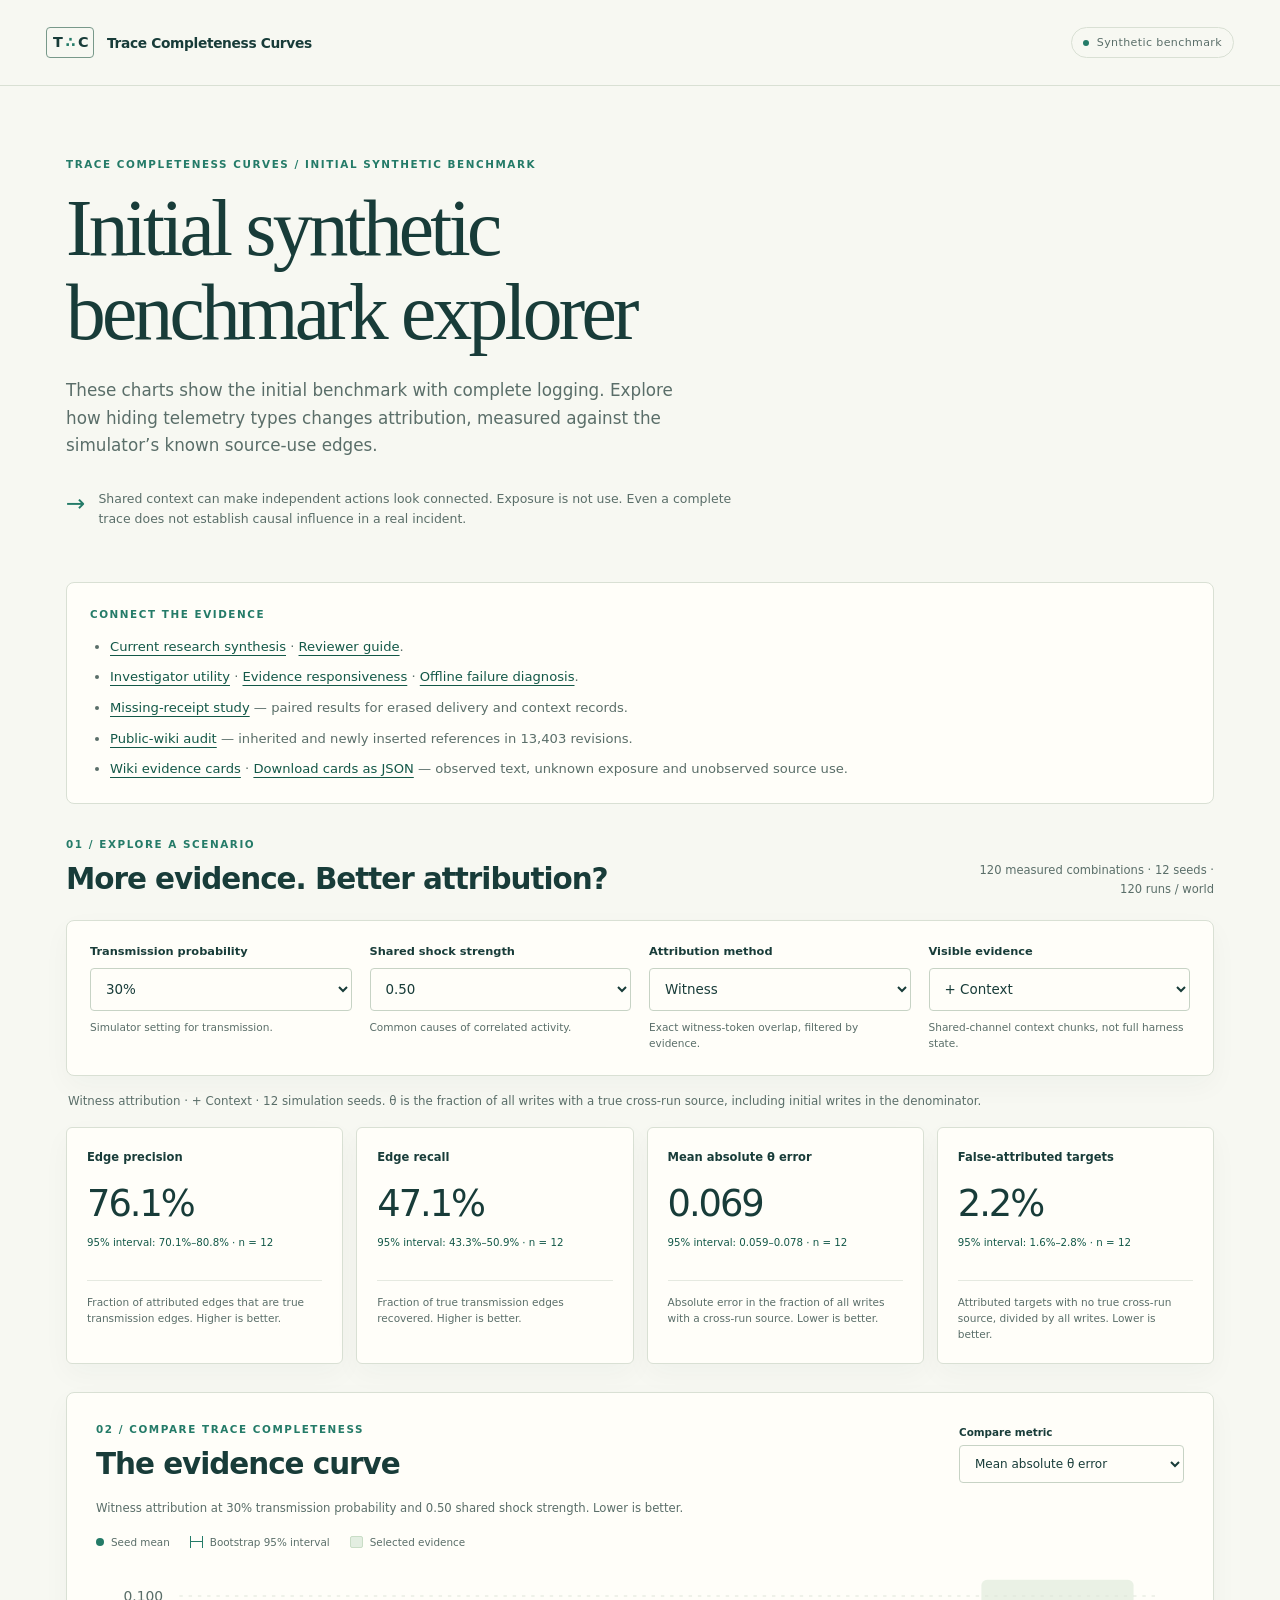
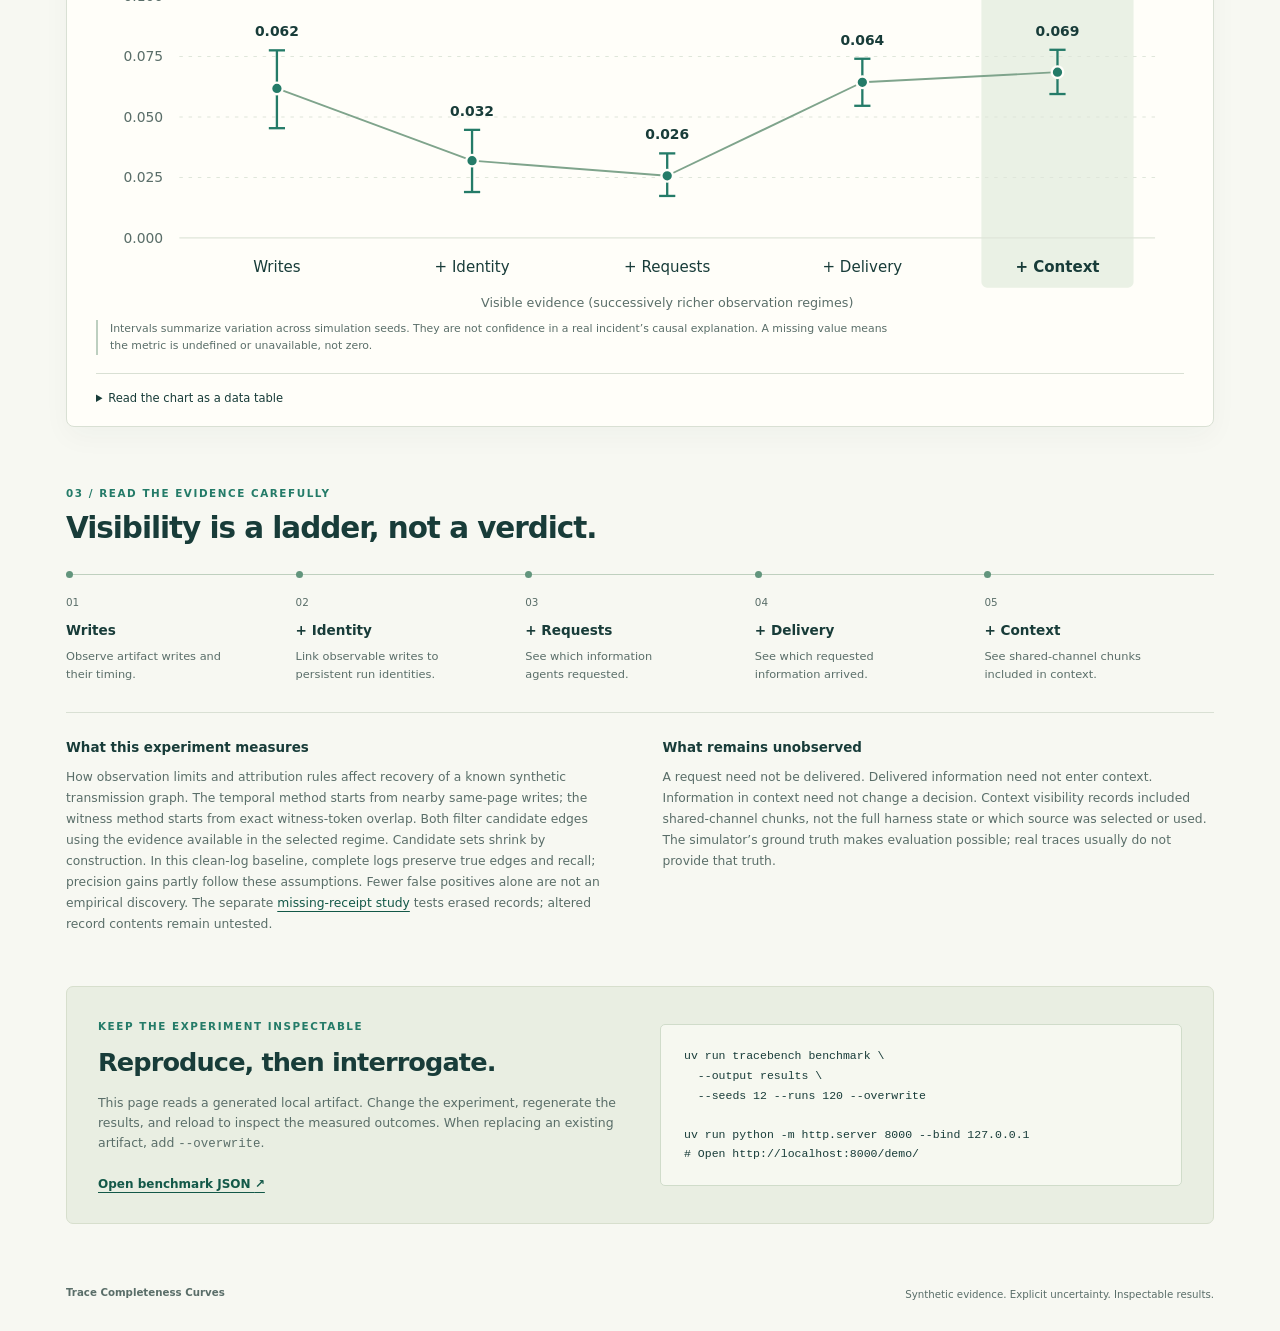
<file: demo/index.html>
<!doctype html>
<html lang="en">
  <head>
    <meta charset="utf-8">
    <meta name="viewport" content="width=device-width, initial-scale=1">
    <meta name="color-scheme" content="light">
    <title>Trace Completeness Curves · Initial synthetic benchmark explorer</title>
    <link rel="stylesheet" href="style.css">
    <script src="app.js" defer></script>
  </head>
  <body>
    <a class="skip-link" href="#main">Skip to evidence explorer</a>
    <header class="site-header">
      <a class="brand" href="./" aria-label="Trace Completeness Curves home"><span class="brand-mark" aria-hidden="true">T<span>∴</span>C</span> Trace Completeness Curves</a>
      <span class="artifact-badge"><span aria-hidden="true"></span> Synthetic benchmark</span>
    </header>

    <main id="main">
      <section class="intro" aria-labelledby="page-title">
        <p class="eyebrow">Trace Completeness Curves / Initial synthetic benchmark</p>
        <h1 id="page-title">Initial synthetic<br>benchmark explorer</h1>
        <p class="lead">These charts show the initial benchmark with complete logging. Explore how hiding telemetry types changes attribution, measured against the simulator’s known source-use edges.</p>
        <div class="intro-note"><span class="note-symbol" aria-hidden="true">→</span><p>Shared context can make independent actions look connected. Exposure is not use. Even a complete trace does not establish causal influence in a real incident.</p></div>
      </section>

      <nav class="study-links" aria-label="Research synthesis and completed evidence">
        <p class="eyebrow">Connect the evidence</p>
        <ul>
          <li><a href="../docs/FINAL_SUBMISSION.md">Current research synthesis</a> · <a href="../docs/REVIEWER_GUIDE.md">Reviewer guide</a>.</li>
          <li><a href="../studies/investigator_utility/openrouter_v1/results/REPORT.md">Investigator utility</a> · <a href="../studies/evidence_responsiveness/results/REPORT.md">Evidence responsiveness</a> · <a href="../studies/evidence_responsiveness/offline_failure_audit/REPORT.md">Offline failure diagnosis</a>.</li>
          <li><a href="../studies/missing_receipts/results/REPORT.md">Missing-receipt study</a> — paired results for erased delivery and context records.</li>
          <li><a href="../studies/wiki_case_study/REPORT.md">Public-wiki audit</a> — inherited and newly inserted references in 13,403 revisions.</li>
          <li><a href="../studies/wiki_case_study/results/REPORT.md#source-linked-evidence-cards">Wiki evidence cards</a> · <a href="../studies/wiki_case_study/results/evidence_cards.json">Download cards as JSON</a> — observed text, unknown exposure and unobserved source use.</li>
        </ul>
      </nav>

      <section id="load-state" class="load-state" aria-live="polite" aria-atomic="true">
        <p id="load-title" class="load-title">Loading local experiment results…</p>
        <p id="load-detail">Reading results/benchmark.json. No example measurements are substituted.</p>
        <div id="recovery" hidden>
          <p>Generate the benchmark from the repository root, then serve this page over HTTP:</p>
          <pre><code>uv run tracebench benchmark --output results --seeds 12 --runs 120 --overwrite
uv run python -m http.server 8000 --bind 127.0.0.1</code></pre>
          <p>Open <code>http://localhost:8000/demo/</code>.</p>
          <button type="button" id="retry-button" class="retry-button">Try loading again <span aria-hidden="true">↻</span></button>
        </div>
      </section>

      <section id="explorer" hidden aria-labelledby="explorer-title">
        <div class="section-heading">
          <div><p class="eyebrow">01 / Explore a scenario</p><h2 id="explorer-title">More evidence. Better attribution?</h2></div>
          <p id="dataset-status" class="dataset-status"></p>
        </div>

        <form class="controls" aria-label="Experiment controls" onsubmit="return false">
          <div class="control"><label for="transmission">Transmission probability</label><select id="transmission"></select><p>Simulator setting for transmission.</p></div>
          <div class="control"><label for="shock">Shared shock strength</label><select id="shock"></select><p>Common causes of correlated activity.</p></div>
          <div class="control"><label for="method">Attribution method</label><select id="method"></select><p id="method-detail"></p></div>
          <div class="control"><label for="regime">Visible evidence</label><select id="regime"></select><p id="regime-detail"></p></div>
        </form>

        <div id="scenario-summary" class="scenario-summary" aria-live="polite" aria-atomic="true"></div>
        <div id="metrics" class="metric-grid" aria-label="Selected experiment metrics">
          <article class="metric-card"><p class="metric-label">Edge precision</p><p class="metric-value" id="precision-value">—</p><p class="metric-interval" id="precision-interval"></p><p class="metric-definition">Fraction of attributed edges that are true transmission edges. Higher is better.</p></article>
          <article class="metric-card"><p class="metric-label">Edge recall</p><p class="metric-value" id="recall-value">—</p><p class="metric-interval" id="recall-interval"></p><p class="metric-definition">Fraction of true transmission edges recovered. Higher is better.</p></article>
          <article class="metric-card"><p class="metric-label">Mean absolute θ error</p><p class="metric-value" id="absolute_error-value">—</p><p class="metric-interval" id="absolute_error-interval"></p><p class="metric-definition">Absolute error in the fraction of all writes with a cross-run source. Lower is better.</p></article>
          <article class="metric-card"><p class="metric-label">False-attributed targets</p><p class="metric-value" id="false_attributed_target_fraction-value">—</p><p class="metric-interval" id="false_attributed_target_fraction-interval"></p><p class="metric-definition">Attributed targets with no true cross-run source, divided by all writes. Lower is better.</p></article>
        </div>

        <section class="chart-panel" aria-labelledby="chart-heading">
          <div class="chart-heading"><div><p class="eyebrow">02 / Compare trace completeness</p><h2 id="chart-heading">The evidence curve</h2></div><div class="chart-metric"><label for="chart-metric">Compare metric</label><select id="chart-metric"><option value="absolute_error">Mean absolute θ error</option><option value="precision">Edge precision</option><option value="recall">Edge recall</option><option value="false_attributed_target_fraction">False-attributed targets</option><option value="false_positive_edges_per_target">False-positive edges / target</option></select></div></div>
          <p id="chart-description" class="chart-description"></p>
          <div class="chart-legend"><span><i class="legend-point" aria-hidden="true"></i> Seed mean</span><span><i class="legend-interval" aria-hidden="true"></i> Bootstrap 95% interval</span><span><i class="legend-selected" aria-hidden="true"></i> Selected evidence</span></div>
          <div id="chart" class="chart"></div>
          <p class="uncertainty-note">Intervals summarize variation across simulation seeds. They are not confidence in a real incident’s causal explanation. A missing value means the metric is undefined or unavailable, not zero.</p>
          <details class="data-table-disclosure"><summary>Read the chart as a data table</summary><div class="table-scroll"><table><caption id="table-caption">Measurements by visible evidence</caption><thead><tr><th scope="col">Visible evidence</th><th scope="col">Mean</th><th scope="col">95% interval</th><th scope="col">Seeds with a value</th></tr></thead><tbody id="chart-table"></tbody></table></div></details>
        </section>
      </section>

      <section class="interpretation" aria-labelledby="interpretation-heading">
        <div class="section-heading"><div><p class="eyebrow">03 / Read the evidence carefully</p><h2 id="interpretation-heading">Visibility is a ladder, not a verdict.</h2></div></div>
        <ol class="evidence-ladder">
          <li><span class="step-number">01</span><h3>Writes</h3><p>Observe artifact writes and their timing.</p></li>
          <li><span class="step-number">02</span><h3>+ Identity</h3><p>Link observable writes to persistent run identities.</p></li>
          <li><span class="step-number">03</span><h3>+ Requests</h3><p>See which information agents requested.</p></li>
          <li><span class="step-number">04</span><h3>+ Delivery</h3><p>See which requested information arrived.</p></li>
          <li><span class="step-number">05</span><h3>+ Context</h3><p>See shared-channel chunks included in context.</p></li>
        </ol>
        <div class="reading-notes"><article><h3>What this experiment measures</h3><p>How observation limits and attribution rules affect recovery of a known synthetic transmission graph. The temporal method starts from nearby same-page writes; the witness method starts from exact witness-token overlap. Both filter candidate edges using the evidence available in the selected regime. Candidate sets shrink by construction. In this clean-log baseline, complete logs preserve true edges and recall; precision gains partly follow these assumptions. Fewer false positives alone are not an empirical discovery. The separate <a href="../studies/missing_receipts/results/REPORT.md">missing-receipt study</a> tests erased records; altered record contents remain untested.</p></article><article><h3>What remains unobserved</h3><p>A request need not be delivered. Delivered information need not enter context. Information in context need not change a decision. Context visibility records included shared-channel chunks, not the full harness state or which source was selected or used. The simulator’s ground truth makes evaluation possible; real traces usually do not provide that truth.</p></article></div>
      </section>

      <section class="reproduce" aria-labelledby="reproduce-heading"><div><p class="eyebrow">Keep the experiment inspectable</p><h2 id="reproduce-heading">Reproduce, then interrogate.</h2><p>This page reads a generated local artifact. Change the experiment, regenerate the results, and reload to inspect the measured outcomes. When replacing an existing artifact, add <code>--overwrite</code>.</p><a href="../results/benchmark.json" class="artifact-link">Open benchmark JSON <span aria-hidden="true">↗</span></a></div><pre><code>uv run tracebench benchmark \
  --output results \
  --seeds 12 --runs 120 --overwrite

uv run python -m http.server 8000 --bind 127.0.0.1
# Open http://localhost:8000/demo/</code></pre></section>
    </main>
    <footer><span>Trace Completeness Curves</span><p>Synthetic evidence. Explicit uncertainty. Inspectable results.</p></footer>
  </body>
</html>
</file>
<file: demo/style.css>
:root {
  --ink:#183c39;
  --muted:#5a6e69;
  --paper:#f7f8f2;
  --surface:#fffef9;
  --border:#d9e0d4;
  --accent:#247b68;
  --accent-dark:#135848;
  --accent-pale:#e3eee1;
  --warning:#8c4f26;
  --shadow:0 10px 28px rgba(32,60,43,.035);
  font-family:Inter,ui-sans-serif,system-ui,-apple-system,BlinkMacSystemFont,"Segoe UI",sans-serif;
  color:var(--ink);
  background:var(--paper);
  font-synthesis:none;
  text-rendering:optimizeLegibility;
}
* {
  box-sizing:border-box;
}
body {
  margin:0;
}
a {
  color:var(--accent-dark);
  text-underline-offset:4px;
}
button,input,select {
  font:inherit;
}
button,select {
  cursor:pointer;
}
button:focus-visible,select:focus-visible,a:focus-visible,summary:focus-visible {
  outline:3px solid #b36124;
  outline-offset:4px;
}
p,h1,h2,h3 {
  margin:0;
}
p {
  line-height:1.6;
}
h1,h2,h3 {
  font-weight:550;
}
h2 {
  font-size:clamp(1.4rem,2.3vw,1.9rem);
  line-height:1.25;
  letter-spacing:-.035em;
}
h3 {
  font-size:1rem;
}
main {
  max-width:1240px;
  margin:auto;
  padding:0 46px;
}
.site-header {
  display:flex;
  align-items:center;
  justify-content:space-between;
  gap:20px;
  max-width:1360px;
  margin:auto;
  padding:27px 46px;
  border-bottom:1px solid var(--border);
}
.brand {
  display:flex;
  align-items:center;
  gap:13px;
  color:var(--ink);
  font-size:.86rem;
  font-weight:600;
  text-decoration:none;
  letter-spacing:-.025em;
}
.brand-mark {
  border:1px solid #78998a;
  border-radius:4px;
  padding:7px 6px;
  font-size:.9rem;
  line-height:1;
  letter-spacing:-.1em;
}
.brand-mark span {
  color:var(--accent);
  padding:0 4px;
}
.artifact-badge {
  display:flex;
  align-items:center;
  gap:8px;
  border:1px solid var(--border);
  border-radius:25px;
  font-size:.69rem;
  letter-spacing:.035em;
  padding:8px 11px;
  color:var(--muted);
  white-space:nowrap;
}
.artifact-badge>span {
  height:6px;
  width:6px;
  background:var(--accent);
  border-radius:50%;
}
.skip-link {
  position:absolute;
  top:-100px;
  left:20px;
  padding:12px;
  background:var(--surface);
  z-index:10;
}
.skip-link:focus {
  top:10px;
}
.intro {
  position:relative;
  padding:70px 0 53px;
  max-width:880px;
}
.eyebrow {
  text-transform:uppercase;
  letter-spacing:.15em;
  font-size:.65rem;
  font-weight:650;
  color:var(--accent);
  margin-bottom:13px;
}
h1 {
  font-family:Georgia,"Times New Roman",serif;
  font-weight:400;
  font-size:clamp(2.8rem,6.2vw,5.1rem);
  line-height:1.06;
  letter-spacing:-.047em;
}
.lead {
  color:var(--muted);
  max-width:615px;
  font-size:1.05rem;
  line-height:1.65;
  margin-top:23px;
}
.intro-note {
  display:flex;
  align-items:flex-start;
  gap:13px;
  max-width:670px;
  margin-top:29px;
}
.intro-note p {
  font-size:.78rem;
  color:var(--muted);
  line-height:1.6;
}
.note-symbol {
  font-size:1.45rem;
  line-height:1.2;
  color:var(--accent);
}
.study-links {
  padding:23px;
  margin-bottom:32px;
  border:1px solid var(--border);
  border-radius:8px;
  background:var(--surface);
}
.study-links ul {
  margin:0;
  padding-left:20px;
  color:var(--muted);
  font-size:.82rem;
  line-height:1.65;
}
.study-links li+li {
  margin-top:9px;
}
.section-heading {
  display:flex;
  justify-content:space-between;
  align-items:flex-end;
  gap:24px;
  margin-bottom:22px;
}
.section-heading .eyebrow,.chart-heading .eyebrow {
  margin-bottom:9px;
}
.dataset-status {
  font-size:.72rem;
  color:var(--muted);
  text-align:right;
  max-width:250px;
}
.controls {
  display:grid;
  grid-template-columns:repeat(4,minmax(0,1fr));
  gap:18px;
  background:var(--surface);
  border:1px solid var(--border);
  border-radius:8px;
  padding:23px;
  box-shadow:var(--shadow);
}
label {
  display:block;
  font-size:.71rem;
  font-weight:650;
  margin-bottom:10px;
}
select {
  width:100%;
  min-height:43px;
  border:1px solid #c7d3c5;
  border-radius:4px;
  color:var(--ink);
  padding:9px 28px 9px 11px;
  background-color:var(--surface);
  font-size:.84rem;
  line-height:1.4;
}
select:hover {
  border-color:var(--accent);
}
.control p {
  color:var(--muted);
  font-size:.66rem;
  margin-top:9px;
  line-height:1.5;
}
.scenario-summary {
  font-size:.74rem;
  color:var(--muted);
  padding:18px 2px 15px;
  min-height:51px;
}
.scenario-summary strong {
  color:var(--ink);
  font-weight:600;
}
.metric-grid {
  display:grid;
  grid-template-columns:repeat(4,minmax(0,1fr));
  gap:13px;
}
.metric-card {
  background:var(--surface);
  border:1px solid var(--border);
  border-radius:6px;
  padding:20px;
  box-shadow:var(--shadow);
}
.metric-label {
  font-size:.72rem;
  font-weight:600;
}
.metric-value {
  font-size:2.3rem;
  line-height:1.15;
  letter-spacing:-.055em;
  font-variant-numeric:tabular-nums;
  margin-top:17px;
  overflow-wrap:anywhere;
}
.metric-interval {
  font-size:.64rem;
  color:var(--accent-dark);
  margin-top:8px;
  font-variant-numeric:tabular-nums;
  min-height:32px;
}
.metric-definition {
  font-size:.66rem;
  line-height:1.55;
  color:var(--muted);
  border-top:1px solid #e5e9e0;
  margin-top:14px;
  padding-top:13px;
}
.chart-panel {
  border:1px solid var(--border);
  background:var(--surface);
  border-radius:8px;
  margin-top:28px;
  padding:28px 29px 18px;
  box-shadow:var(--shadow);
}
.chart-heading {
  display:flex;
  justify-content:space-between;
  align-items:flex-end;
  gap:24px;
}
.chart-metric {
  width:225px;
  flex-shrink:0;
}
.chart-metric label {
  font-size:.65rem;
  margin-bottom:7px;
}
.chart-metric select {
  font-size:.75rem;
  min-height:38px;
}
.chart-description {
  font-size:.73rem;
  color:var(--muted);
  margin-top:16px;
}
.chart-legend {
  display:flex;
  flex-wrap:wrap;
  gap:20px;
  margin-top:18px;
  font-size:.65rem;
  color:var(--muted);
}
.chart-legend span {
  display:flex;
  align-items:center;
  gap:7px;
}
.legend-point {
  width:8px;
  height:8px;
  border-radius:50%;
  background:var(--accent);
  display:inline-block;
}
.legend-interval {
  display:inline-block;
  width:13px;
  height:12px;
  border-left:1px solid var(--accent);
  border-right:1px solid var(--accent);
  position:relative;
}
.legend-interval:after {
  content:"";
  position:absolute;
  left:0;
  right:0;
  top:5px;
  border-top:1px solid var(--accent);
}
.legend-selected {
  display:inline-block;
  width:13px;
  height:12px;
  background:var(--accent-pale);
  border:1px solid #c9ddc6;
  border-radius:2px;
}
.chart {
  min-height:270px;
  width:100%;
  margin-top:11px;
}
.chart svg {
  display:block;
  width:100%;
  height:auto;
  overflow:visible;
}
.chart text {
  font-family:inherit;
  font-variant-numeric:tabular-nums;
}
.uncertainty-note {
  border-left:2px solid #bdcfc0;
  padding-left:12px;
  font-size:.68rem;
  color:var(--muted);
  margin:8px 0 18px;
  max-width:800px;
}
.data-table-disclosure {
  border-top:1px solid var(--border);
  padding-top:14px;
}
.data-table-disclosure summary {
  font-size:.72rem;
  cursor:pointer;
  width:fit-content;
  padding:3px 0;
}
.table-scroll {
  overflow:auto;
  margin-top:16px;
}
table {
  border-collapse:collapse;
  width:100%;
  font-size:.73rem;
  text-align:left;
  font-variant-numeric:tabular-nums;
}
caption {
  text-align:left;
  color:var(--muted);
  font-size:.7rem;
  padding-bottom:12px;
}
th,td {
  padding:11px 12px;
  border-top:1px solid var(--border);
  white-space:nowrap;
}
th {
  font-weight:600;
}
tbody tr.selected {
  background:var(--accent-pale);
}
.interpretation {
  margin:58px 0 0;
}
.evidence-ladder {
  display:grid;
  grid-template-columns:repeat(5,minmax(0,1fr));
  list-style:none;
  padding:0;
  margin:27px 0 29px;
  border-top:1px solid #bfd0bf;
}
.evidence-ladder li {
  position:relative;
  padding:21px 17px 0 0;
}
.evidence-ladder li:before {
  content:"";
  position:absolute;
  top:-4px;
  left:0;
  width:7px;
  height:7px;
  border-radius:50%;
  background:#62957d;
}
.step-number {
  display:block;
  font-size:.65rem;
  font-variant-numeric:tabular-nums;
  color:var(--muted);
  margin-bottom:14px;
}
.evidence-ladder h3 {
  font-size:.85rem;
  font-weight:600;
}
.evidence-ladder p {
  font-size:.71rem;
  margin-top:9px;
  color:var(--muted);
  max-width:165px;
}
.reading-notes {
  display:grid;
  grid-template-columns:1fr 1fr;
  gap:45px;
  padding-top:27px;
  border-top:1px solid var(--border);
}
.reading-notes h3 {
  font-size:.84rem;
  font-weight:600;
}
.reading-notes p {
  font-size:.77rem;
  color:var(--muted);
  margin-top:12px;
  line-height:1.7;
}
.reproduce {
  display:grid;
  grid-template-columns:1fr 1fr;
  gap:40px;
  background:#e9eee2;
  border:1px solid #d7dfcd;
  border-radius:7px;
  padding:31px;
  margin-top:51px;
}
.reproduce h2 {
  font-size:1.6rem;
}
.reproduce p:not(.eyebrow) {
  font-size:.78rem;
  color:var(--muted);
  margin-top:14px;
}
.artifact-link {
  display:inline-block;
  font-size:.75rem;
  font-weight:600;
  margin-top:22px;
}
pre {
  font-family:ui-monospace,SFMono-Regular,Consolas,monospace;
  white-space:pre-wrap;
  overflow-wrap:anywhere;
  font-size:.72rem;
  line-height:1.7;
  margin:0;
  padding:21px 23px;
  border-radius:5px;
  background:#f6f8f0;
  border:1px solid #d0dcca;
  color:var(--ink);
}
.reproduce pre {
  align-self:center;
}
footer {
  max-width:1240px;
  margin:35px auto 0;
  padding:27px 46px 30px;
  display:flex;
  justify-content:space-between;
  gap:16px;
  font-size:.64rem;
  color:var(--muted);
}
footer span {
  font-weight:600;
}
footer p {
  font-size:.64rem;
}
.load-state {
  padding:27px;
  border:1px solid var(--border);
  background:var(--surface);
  border-radius:8px;
}
.load-title {
  font-weight:600;
  font-size:1.05rem;
}
.load-state p:not(.load-title) {
  font-size:.8rem;
  margin-top:10px;
  color:var(--muted);
}
.load-state.is-error {
  border-color:#d9c6ab;
}
.load-state.is-error .load-title {
  color:var(--warning);
}
.load-state pre {
  margin-top:16px;
  max-width:650px;
}
.retry-button {
  margin-top:19px;
  background:var(--accent-dark);
  color:white;
  border:0;
  border-radius:4px;
  padding:11px 16px;
  font-size:.78rem;
}
.retry-button span {
  margin-left:15px;
}
[hidden] {
  display:none!important;
}
@media(min-width:1400px) {
  main {
    padding-top:12px;
  }
  .intro {
    padding-bottom:65px;
  }
}
@media(max-width:900px) {
  main {
    padding:0 28px;
  }
  .site-header {
    padding:23px 28px;
  }
  .controls {
    grid-template-columns:repeat(2,minmax(0,1fr));
    gap:20px;
  }
  .metric-grid {
    grid-template-columns:repeat(2,minmax(0,1fr));
  }
  .metric-card {
    padding:21px;
  }
  .metric-value {
    font-size:2.3rem;
  }
  .metric-interval {
    min-height:0;
  }
  .intro {
    padding-top:53px;
  }
  .chart-panel {
    padding:24px 20px 18px;
  }
  .evidence-ladder p {
    font-size:.68rem;
  }
  .reproduce {
    gap:25px;
    padding:26px;
  }
  footer {
    padding-left:28px;
    padding-right:28px;
  }
  .chart {
    min-height:0;
  }
}
@media(max-width:600px) {
  main {
    padding:0 19px;
  }
  .site-header {
    padding:19px;
    gap:12px;
  }
  .brand {
    font-size:.72rem;
    max-width:195px;
    gap:9px;
  }
  .brand-mark {
    font-size:.8rem;
    flex-shrink:0;
  }
  .artifact-badge {
    font-size:.58rem;
    padding:7px 9px;
  }
  .artifact-badge>span {
    display:none;
  }
  .intro {
    padding:45px 0 35px;
  }
  .lead {
    font-size:.92rem;
  }
  .intro-note {
    margin-top:23px;
  }
  .section-heading {
    display:block;
  }
  .dataset-status {
    text-align:left;
    margin-top:12px;
    max-width:none;
  }
  .controls {
    padding:17px;
    gap:20px 12px;
  }
  .control label {
    font-size:.65rem;
    min-height:16px;
  }
  .control select {
    font-size:.75rem;
    padding-left:8px;
  }
  .control p {
    font-size:.63rem;
  }
  .metric-grid {
    gap:10px;
  }
  .metric-card {
    padding:16px 14px;
  }
  .metric-label {
    font-size:.67rem;
    min-height:20px;
  }
  .metric-value {
    font-size:1.95rem;
  }
  .metric-interval {
    font-size:.6rem;
    min-height:29px;
  }
  .metric-definition {
    font-size:.64rem;
  }
  .chart-heading {
    display:block;
  }
  .chart-metric {
    width:100%;
    margin-top:21px;
  }
  .chart-panel {
    padding:22px 14px 16px;
  }
  .chart-legend {
    gap:11px;
    font-size:.57rem;
  }
  .chart-description {
    font-size:.69rem;
  }
  .uncertainty-note {
    font-size:.65rem;
  }
  .evidence-ladder {
    display:block;
    border-top:0;
    border-left:1px solid #bfd0bf;
    margin-left:4px;
    margin-top:24px;
  }
  .evidence-ladder li {
    display:grid;
    grid-template-columns:28px 84px 1fr;
    gap:12px;
    padding:0 0 23px 18px;
    align-items:baseline;
  }
  .evidence-ladder li:last-child {
    padding-bottom:0;
  }
  .evidence-ladder li:before {
    top:7px;
    left:-4px;
  }
  .step-number {
    margin:0;
  }
  .evidence-ladder h3 {
    font-size:.77rem;
  }
  .evidence-ladder p {
    max-width:none;
    margin:0;
    font-size:.7rem;
  }
  .reading-notes {
    grid-template-columns:1fr;
    gap:24px;
  }
  .interpretation {
    margin-top:41px;
  }
  .reproduce {
    grid-template-columns:1fr;
    padding:23px;
    gap:24px;
    margin-top:35px;
  }
  .reproduce pre {
    font-size:.65rem;
    padding:17px;
  }
  footer {
    padding:20px 19px;
    display:block;
    margin-top:23px;
  }
  footer p {
    margin-top:7px;
  }
  .load-state {
    padding:21px;
  }
  .load-state pre {
    padding:15px;
    font-size:.64rem;
  }
}
@media(prefers-reduced-motion:no-preference) {
  button,select,a {
    transition:background-color .15s,border-color .15s;
  }
  button:hover {
    background:#216b57;
  }
}
</file>
